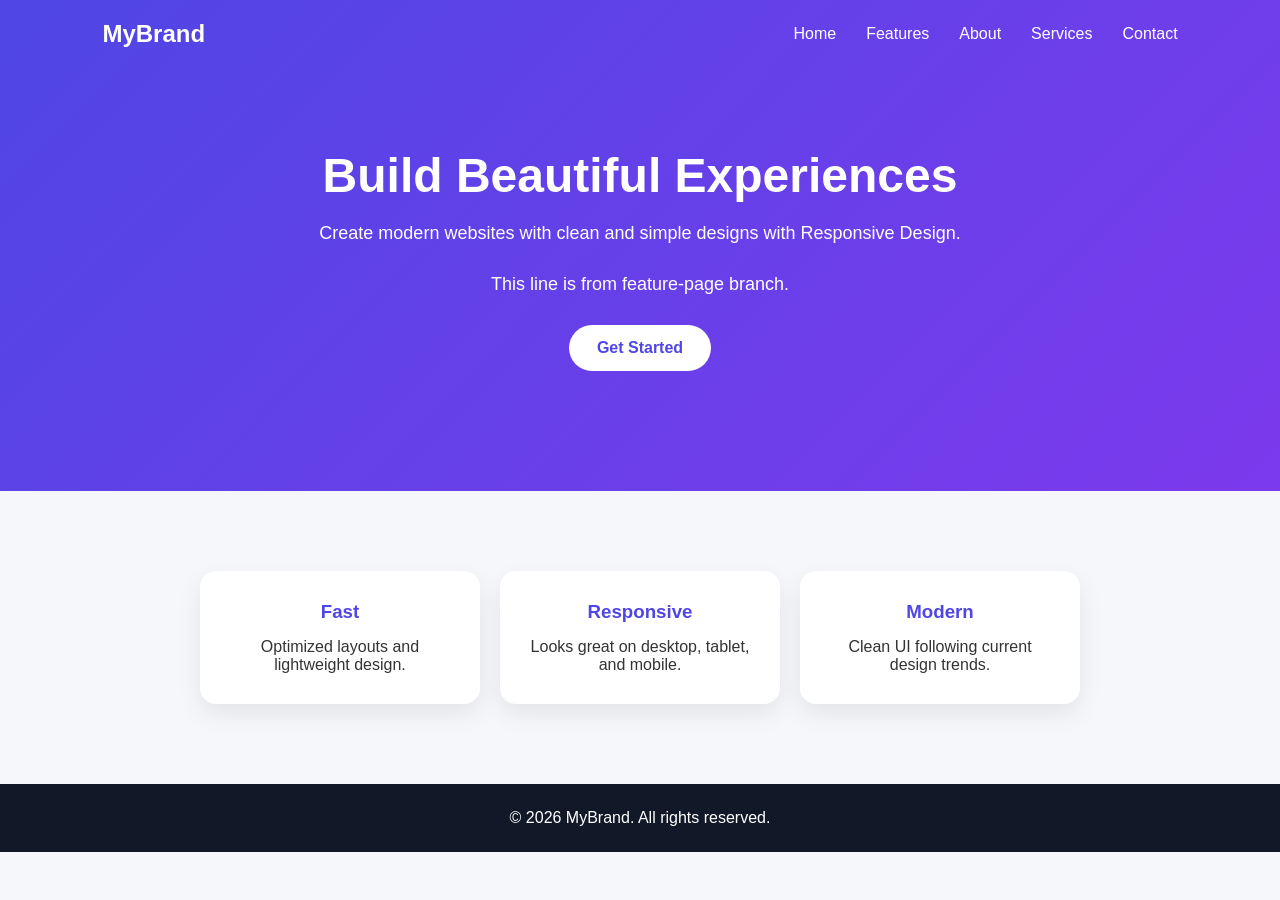
<file: index.html>
<!DOCTYPE html>
<html lang="en">
<head>
  <meta charset="UTF-8">
  <meta name="viewport" content="width=device-width, initial-scale=1.0">
  <title>Simple Landing Page</title>
  <link rel="stylesheet" href="styles.css">
</head>
<body>

  <header>
    <nav class="navbar">
      <div class="logo">MyBrand</div>
      <ul class="nav-links">
        <li><a href="#">Home</a></li>
        <li><a href="#">Features</a></li>
        <li><a href="#">About</a></li>
        <li><a href="#">Services</a></li>
        <li><a href="#">Contact</a></li>
      </ul>
    </nav>

    <section class="hero">
      <h1>Build Beautiful Experiences</h1>
      <p>Create modern websites with clean and simple designs with Responsive Design.</p>
      <p>This line is from feature-page branch.</p>
      <button>Get Started</button>
    </section>
  </header>

  <section class="features">
    <div class="card">
      <h3>Fast</h3>
      <p>Optimized layouts and lightweight design.</p>
    </div>

    <div class="card">
      <h3>Responsive</h3>
      <p>Looks great on desktop, tablet, and mobile.</p>
    </div>

    <div class="card">
      <h3>Modern</h3>
      <p>Clean UI following current design trends.</p>
    </div>
  </section>

  <footer>
    <p>© 2026 MyBrand. All rights reserved.</p>
  </footer>

</body>
</html>
</file>
<file: styles.css>
* {
  margin: 0;
  padding: 0;
  box-sizing: border-box;
  font-family: Arial, sans-serif;
}

body {
  background: #f5f7fa;
  color: #333;
}

header {
  background: linear-gradient(135deg, #4f46e5, #7c3aed);
  color: white;
  padding: 20px 8%;
}

.navbar {
  display: flex;
  justify-content: space-between;
  align-items: center;
}

.logo {
  font-size: 24px;
  font-weight: bold;
}

.nav-links {
  display: flex;
  list-style: none;
  gap: 30px;
}

.nav-links a {
  color: white;
  text-decoration: none;
}

.hero {
  text-align: center;
  padding: 100px 0;
}

.hero h1 {
  font-size: 48px;
  margin-bottom: 20px;
}

.hero p {
  font-size: 18px;
  margin-bottom: 30px;
}

.hero button {
  padding: 14px 28px;
  border: none;
  border-radius: 30px;
  background: white;
  color: #4f46e5;
  font-size: 16px;
  cursor: pointer;
  font-weight: bold;
}

.features {
  display: flex;
  gap: 20px;
  justify-content: center;
  padding: 80px 8%;
  flex-wrap: wrap;
}

.card {
  background: white;
  width: 280px;
  padding: 30px;
  border-radius: 16px;
  box-shadow: 0 10px 25px rgba(0, 0, 0, 0.08);
  text-align: center;
}

.card h3 {
  margin-bottom: 15px;
  color: #4f46e5;
}

footer {
  text-align: center;
  padding: 25px;
  background: #111827;
  color: white;
}

/* Responsive */
@media (max-width: 768px) {
  .navbar {
    flex-direction: column;
    gap: 20px;
  }

  .nav-links {
    gap: 15px;
  }

  .hero h1 {
    font-size: 36px;
  }
}
</file>
